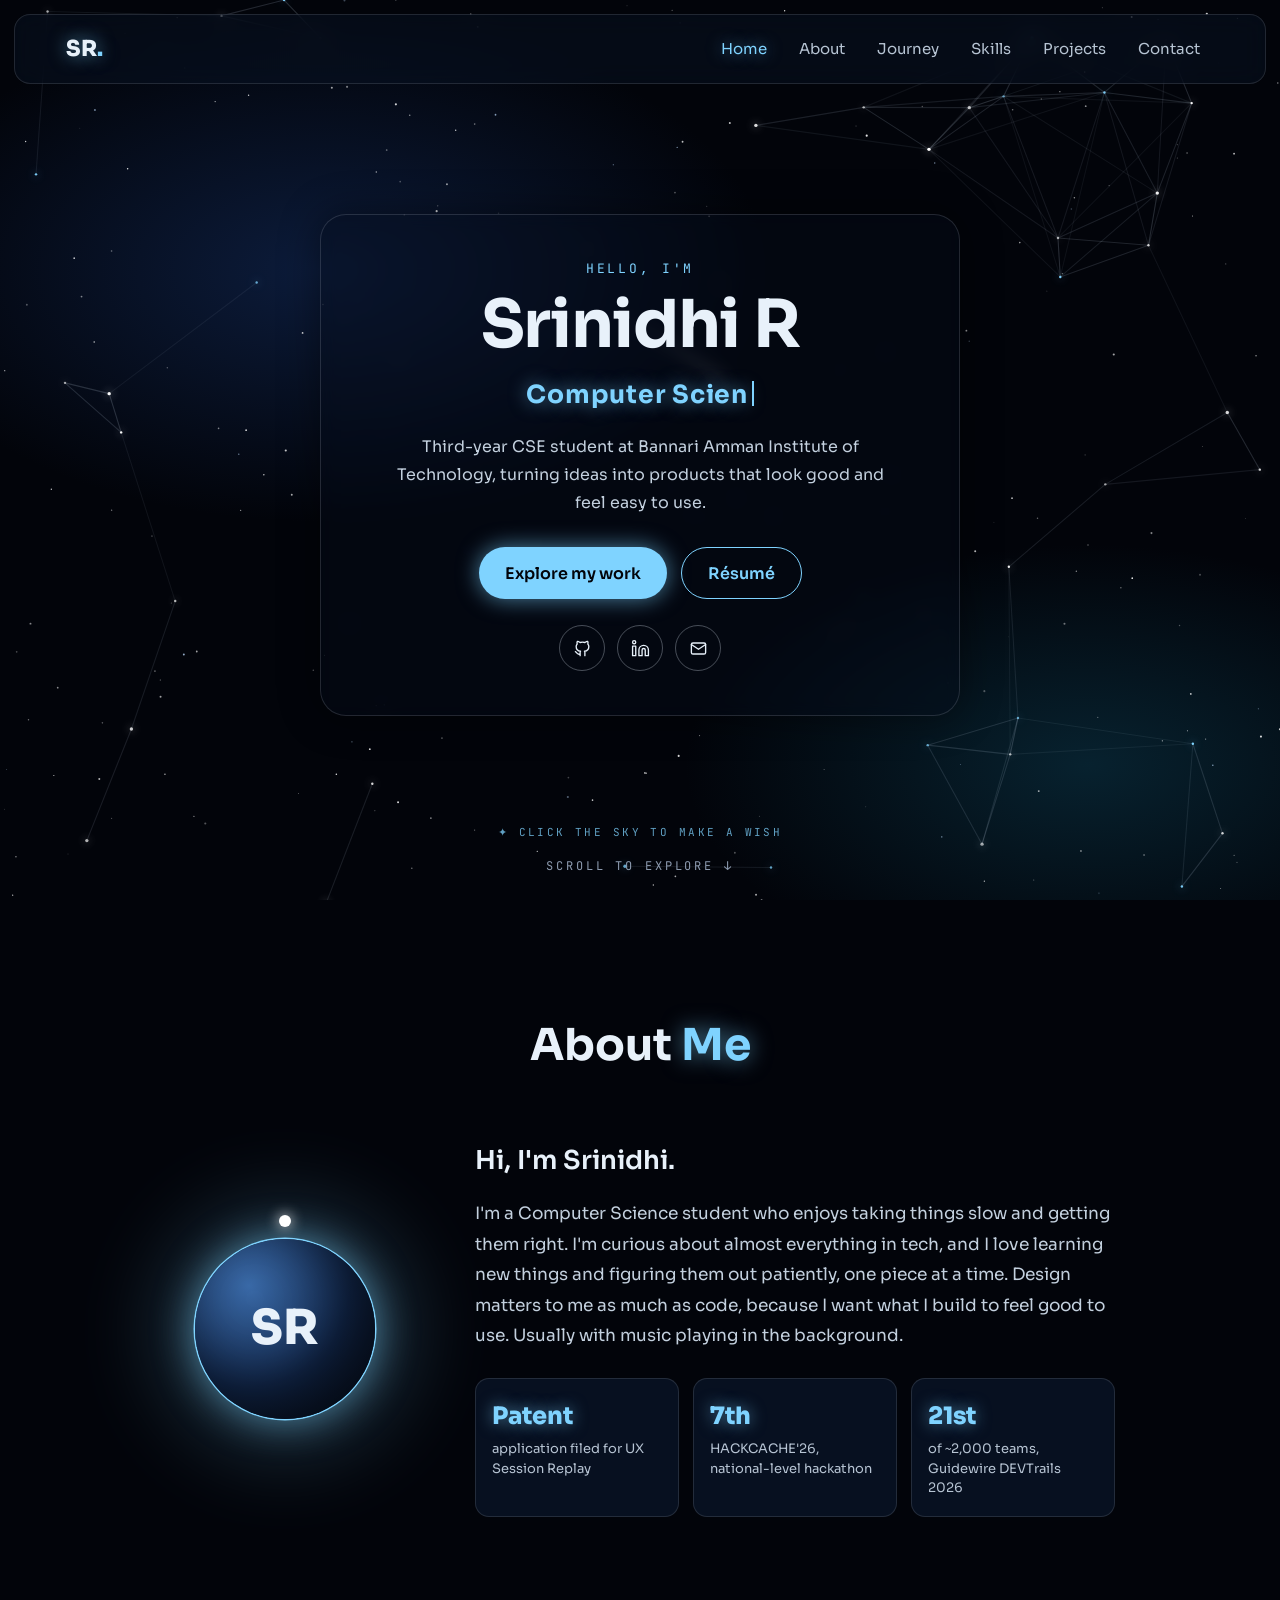
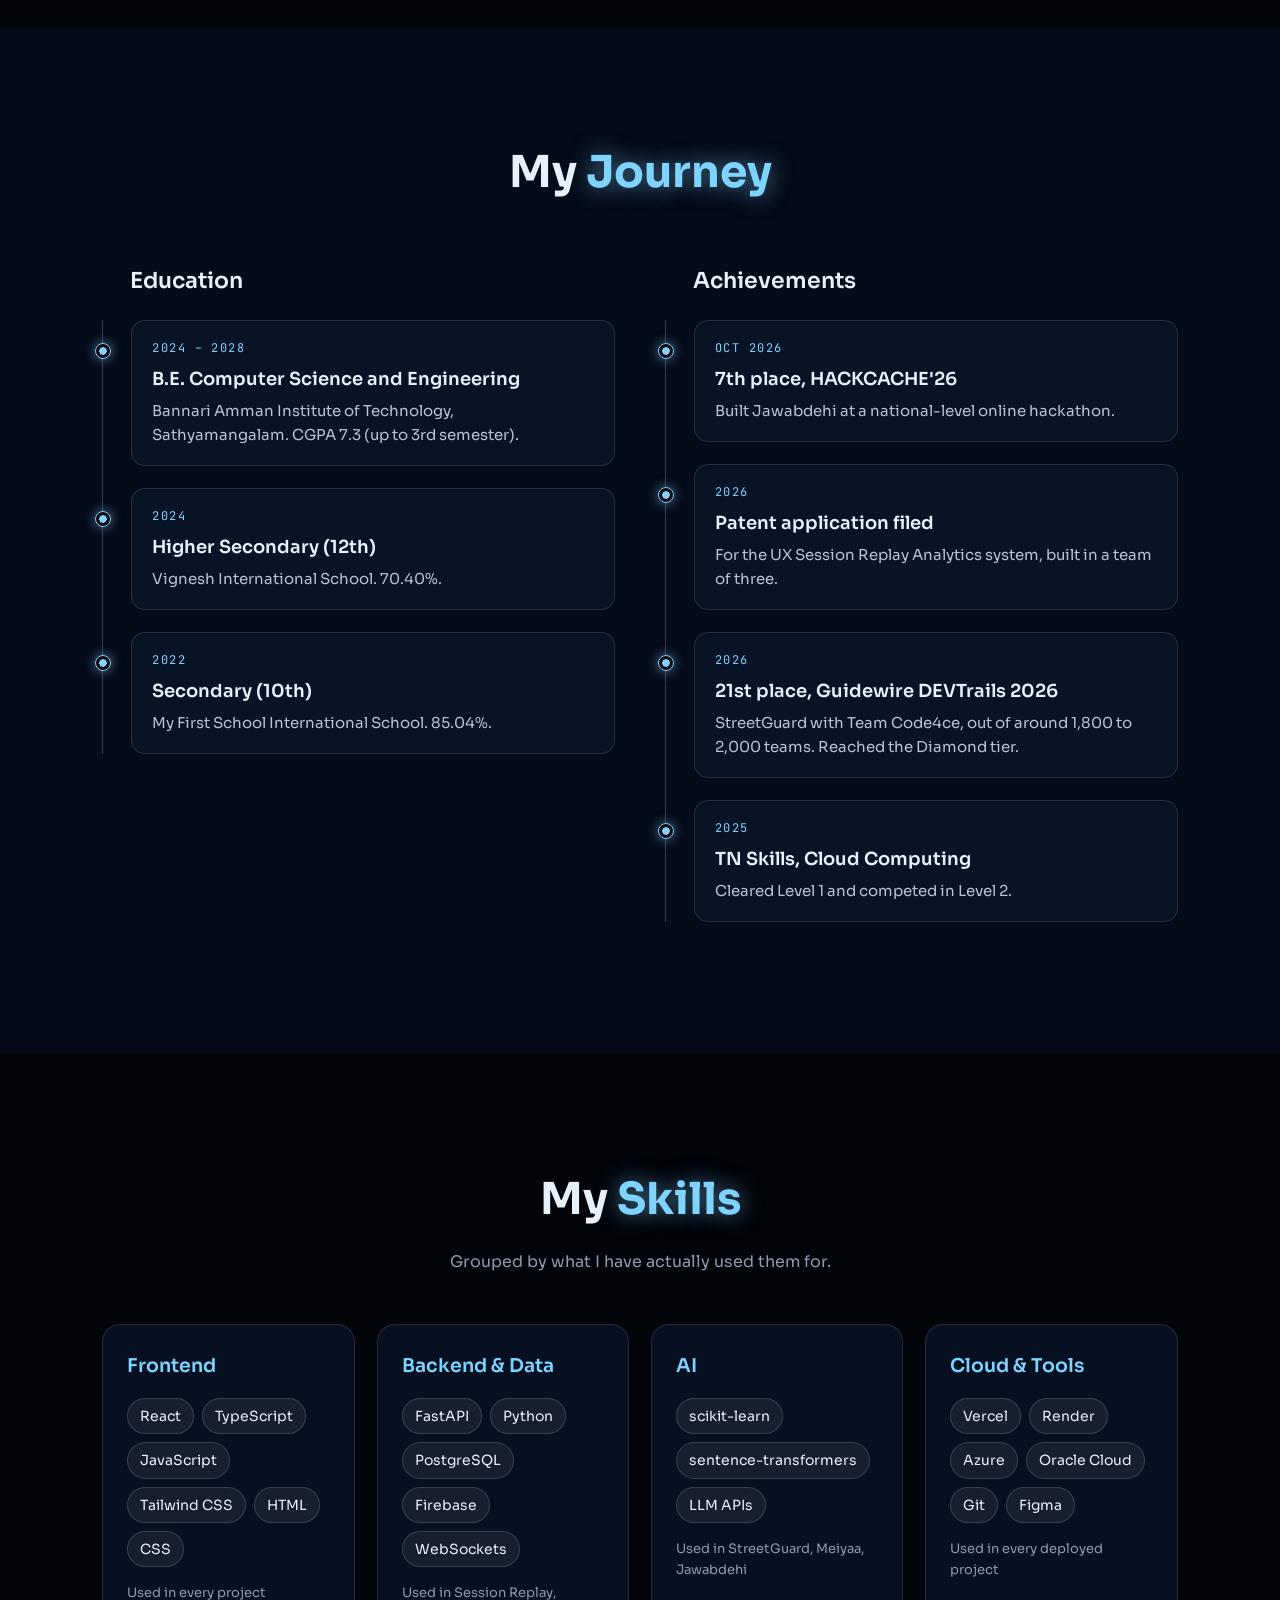
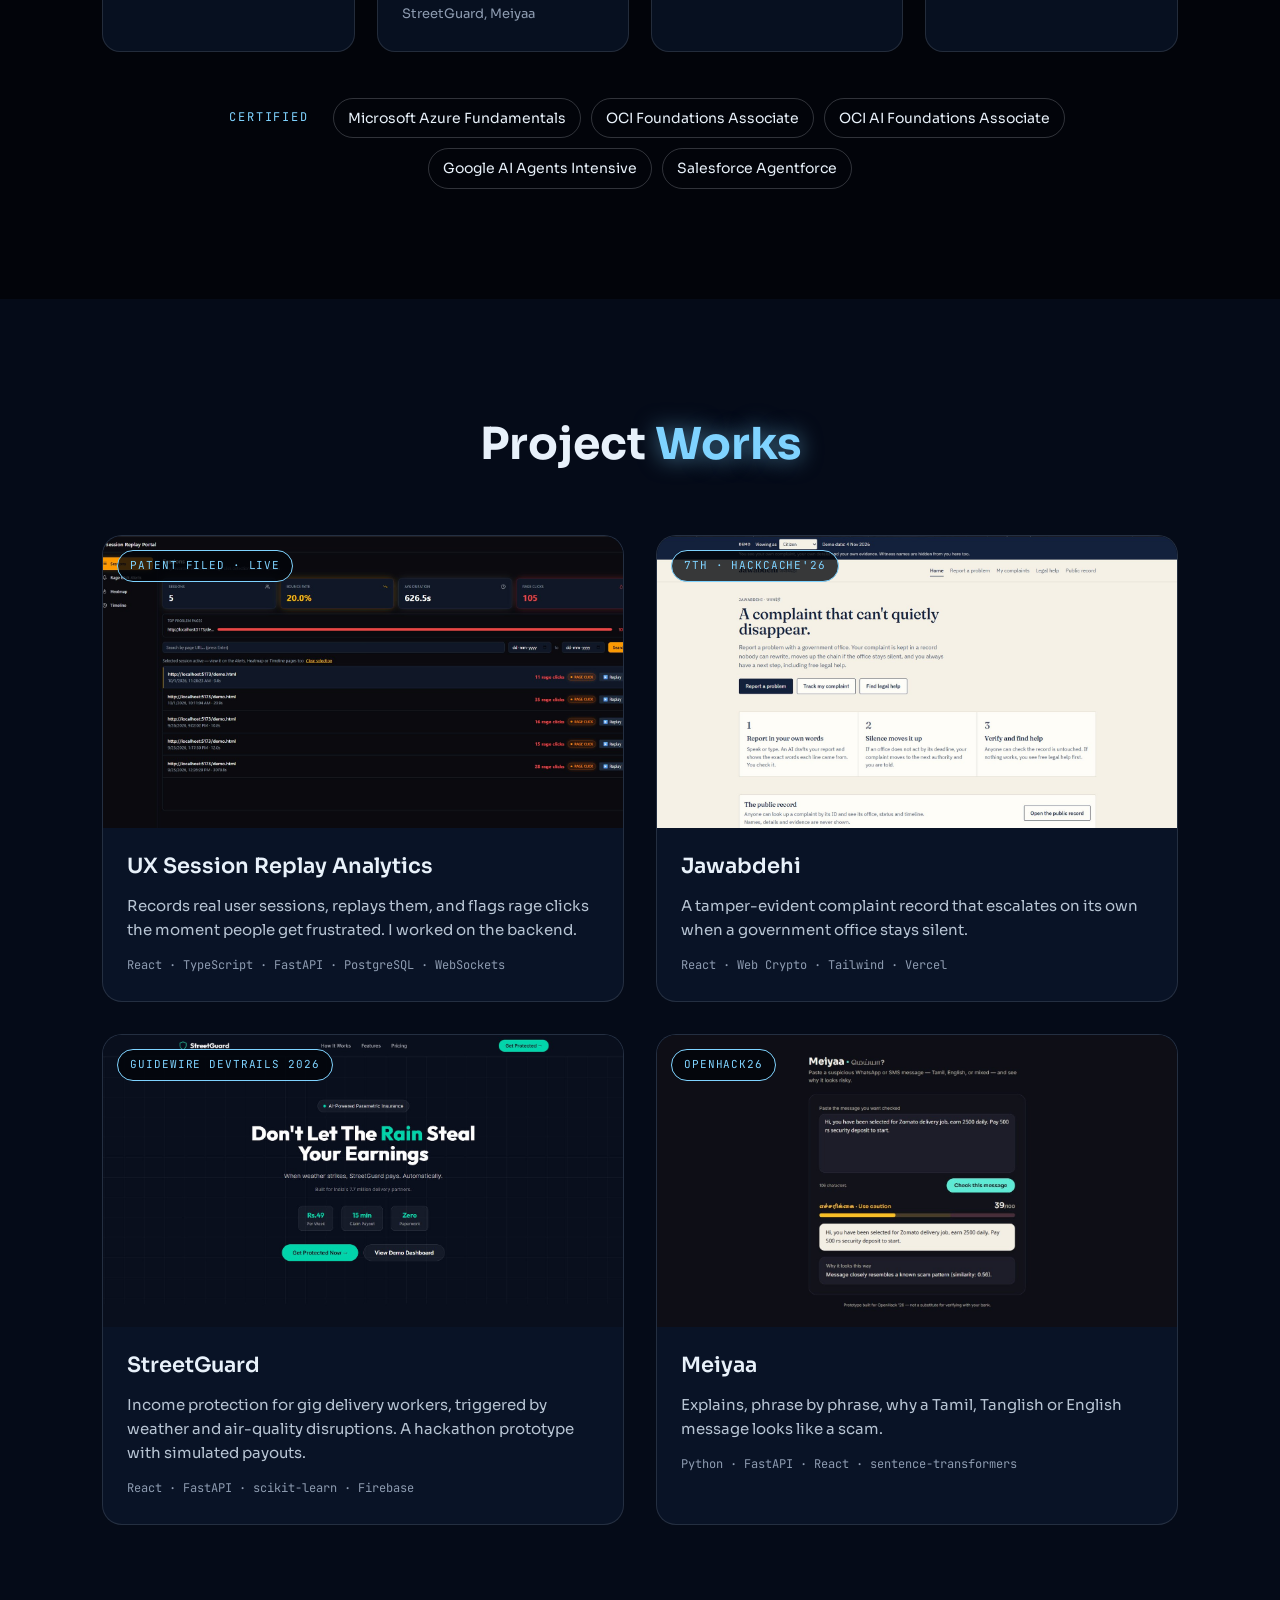
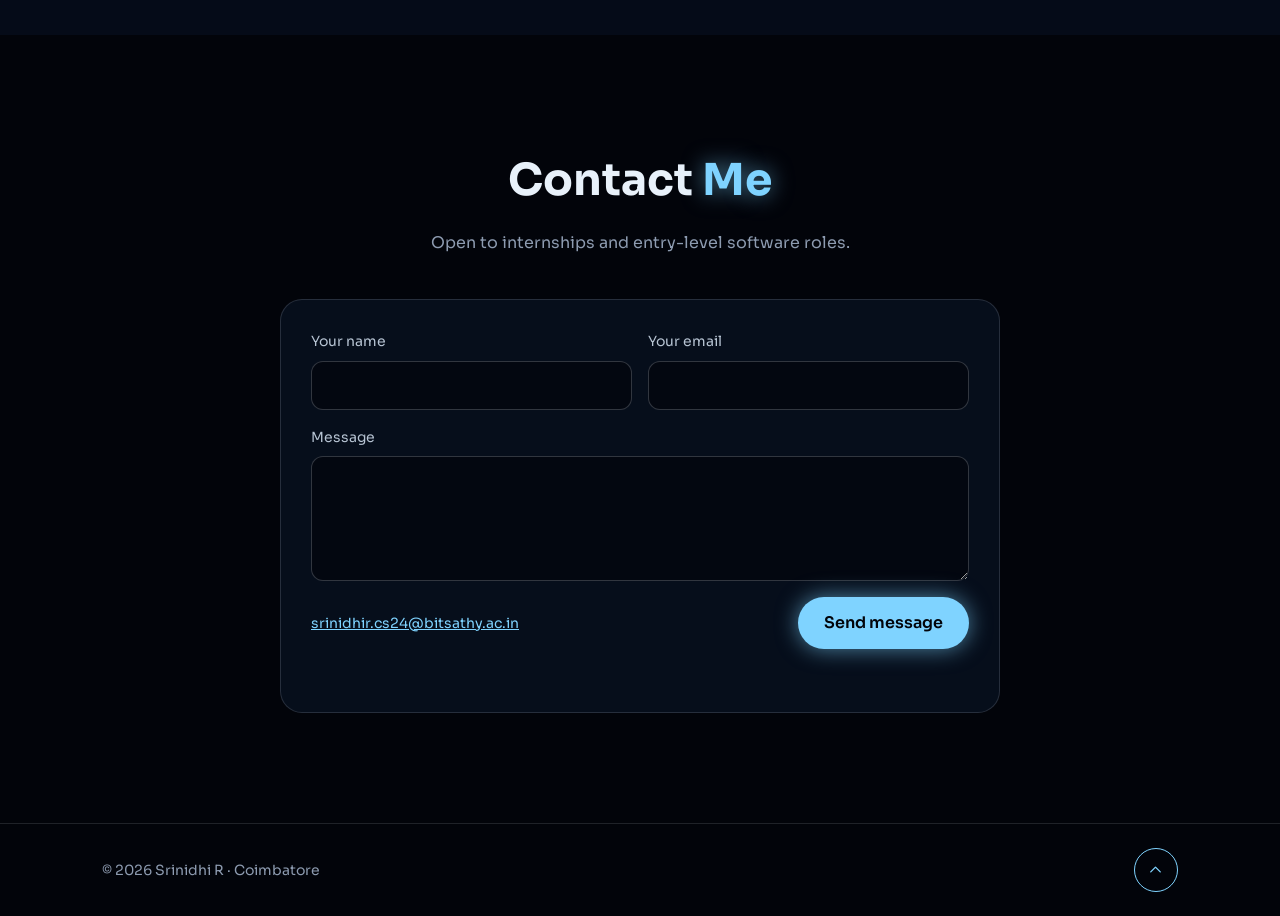
<file: index.html>
<!DOCTYPE html>
<html lang="en">
<head>
  <meta charset="UTF-8">
  <meta name="viewport" content="width=device-width, initial-scale=1.0">
  <title>Srinidhi R · Portfolio</title>
  <meta name="description" content="Srinidhi R, third-year Computer Science student at Bannari Amman Institute of Technology. Projects, hackathons and journey.">
  <meta name="theme-color" content="#02040A">
  <link rel="icon" href="images/favicon.svg" type="image/svg+xml">

  <!-- Fonts: Sora for text, JetBrains Mono for small labels -->
  <link rel="preconnect" href="https://fonts.googleapis.com">
  <link rel="preconnect" href="https://fonts.gstatic.com" crossorigin>
  <link href="https://fonts.googleapis.com/css2?family=Sora:wght@300;400;500;600;700;800&family=JetBrains+Mono:wght@400;500&display=swap" rel="stylesheet">

  <link rel="stylesheet" href="css/style.css">
</head>
<body>

  <!-- ===================== HEADER ===================== -->
  <header class="nav" id="nav">
    <a href="#home" class="logo" aria-label="Srinidhi R, back to top">SR<span>.</span></a>

    <button class="menu-btn" id="menuBtn" aria-label="Open menu" aria-expanded="false" aria-controls="navLinks">
      <span></span><span></span>
    </button>

    <nav id="navLinks" aria-label="Main">
      <a href="#home" class="active">Home</a>
      <a href="#about">About</a>
      <a href="#journey">Journey</a>
      <a href="#skills">Skills</a>
      <a href="#projects">Projects</a>
      <a href="#contact">Contact</a>
    </nav>
  </header>

  <!-- ===================== HERO ===================== -->
  <section class="hero" id="home">
    <!-- The animated night sky is drawn on this canvas by js/main.js -->
    <canvas id="sky" aria-hidden="true"></canvas>

    <div class="hero-card">
      <p class="eyebrow">HELLO, I'M</p>
      <h1>Srinidhi R</h1>
      <!-- The words that type out here are set in js/main.js (look for TITLES) -->
      <p class="typed" aria-live="polite"><span id="typed">Computer Science Student</span><span class="caret" aria-hidden="true"></span></p>
      <p class="intro">Third-year CSE student at Bannari Amman Institute of Technology, turning ideas into products that look good and feel easy to use.</p>

      <div class="btn-row">
        <a href="#projects" class="btn btn-solid">Explore my work</a>
        <a href="assets/Srinidhi_R_Resume.pdf" class="btn btn-outline" target="_blank" rel="noopener">Résumé</a>
      </div>

      <div class="socials">
        <a href="https://github.com/Srinidhi-111" target="_blank" rel="noopener" aria-label="GitHub">
          <svg viewBox="0 0 24 24" aria-hidden="true"><path d="M9 19c-4.3 1.4-4.3-2.5-6-3m12 5v-3.5c0-1 .1-1.4-.5-2 2.8-.3 5.5-1.4 5.5-6a4.6 4.6 0 0 0-1.3-3.2 4.2 4.2 0 0 0-.1-3.2s-1.1-.3-3.5 1.3a12.3 12.3 0 0 0-6.2 0C6.5 2.8 5.4 3.1 5.4 3.1a4.2 4.2 0 0 0-.1 3.2A4.6 4.6 0 0 0 4 9.5c0 4.6 2.7 5.7 5.5 6-.6.6-.6 1.2-.5 2V21"/></svg>
        </a>
        <a href="https://www.linkedin.com/in/srinidhi-rajesh-kanna-b39150339/" target="_blank" rel="noopener" aria-label="LinkedIn">
          <svg viewBox="0 0 24 24" aria-hidden="true"><path d="M16 8a6 6 0 0 1 6 6v7h-4v-7a2 2 0 0 0-4 0v7h-4v-7a6 6 0 0 1 6-6zM2 9h4v12H2zM4 6a2 2 0 1 0 0-4 2 2 0 0 0 0 4z"/></svg>
        </a>
        <a href="mailto:srinidhir.cs24@bitsathy.ac.in" aria-label="Email">
          <svg viewBox="0 0 24 24" aria-hidden="true"><rect x="3" y="5" width="18" height="14" rx="2"/><path d="M3 7l9 6 9-6"/></svg>
        </a>
      </div>
    </div>

    <p class="wish-hint" id="wishHint" aria-hidden="true">✦ <span class="wish-click">CLICK</span><span class="wish-tap">TAP</span> THE SKY TO MAKE A WISH</p>
    <a href="#about" class="scroll-hint">SCROLL TO EXPLORE <span aria-hidden="true">↓</span></a>
  </section>

  <main>
    <!-- ===================== ABOUT ===================== -->
    <section class="section" id="about">
      <h2 class="heading reveal">About <span>Me</span></h2>

      <div class="about-grid">
        <div class="orb reveal" aria-hidden="true">
          <div class="orb-glow"></div>
          <div class="orb-planet">SR</div>
          <div class="orb-moon"></div>
        </div>

        <div class="about-text reveal">
          <h3>Hi, I'm Srinidhi.</h3>
          <p>I'm a Computer Science student who enjoys taking things slow and getting them right. I'm curious about almost everything in tech, and I love learning new things and figuring them out patiently, one piece at a time. Design matters to me as much as code, because I want what I build to feel good to use. Usually with music playing in the background.</p>

          <div class="highlights">
            <div class="highlight">
              <strong>Patent</strong>
              <span>application filed for UX Session Replay</span>
            </div>
            <div class="highlight">
              <strong>7th</strong>
              <span>HACKCACHE'26, national-level hackathon</span>
            </div>
            <div class="highlight">
              <strong>21st</strong>
              <span>of ~2,000 teams, Guidewire DEVTrails 2026</span>
            </div>
          </div>
        </div>
      </div>
    </section>

    <!-- ===================== JOURNEY ===================== -->
    <section class="section section-alt" id="journey">
      <h2 class="heading reveal">My <span>Journey</span></h2>

      <div class="journey">
        <div class="journey-col">
          <h3 class="reveal">Education</h3>
          <ol class="timeline">
            <li class="reveal">
              <p class="when">2024 – 2028</p>
              <h4>B.E. Computer Science and Engineering</h4>
              <p>Bannari Amman Institute of Technology, Sathyamangalam. CGPA 7.3 (up to 3rd semester).</p>
            </li>
            <li class="reveal">
              <p class="when">2024</p>
              <h4>Higher Secondary (12th)</h4>
              <p>Vignesh International School. 70.40%.</p>
            </li>
            <li class="reveal">
              <p class="when">2022</p>
              <h4>Secondary (10th)</h4>
              <p>My First School International School. 85.04%.</p>
            </li>
          </ol>
        </div>

        <div class="journey-col">
          <h3 class="reveal">Achievements</h3>
          <ol class="timeline">
            <li class="reveal">
              <p class="when">OCT 2026</p>
              <h4>7th place, HACKCACHE'26</h4>
              <p>Built Jawabdehi at a national-level online hackathon.</p>
            </li>
            <li class="reveal">
              <p class="when">2026</p>
              <h4>Patent application filed</h4>
              <p>For the UX Session Replay Analytics system, built in a team of three.</p>
            </li>
            <li class="reveal">
              <p class="when">2026</p>
              <h4>21st place, Guidewire DEVTrails 2026</h4>
              <p>StreetGuard with Team Code4ce, out of around 1,800 to 2,000 teams. Reached the Diamond tier.</p>
            </li>
            <li class="reveal">
              <p class="when">2025</p>
              <h4>TN Skills, Cloud Computing</h4>
              <p>Cleared Level 1 and competed in Level 2.</p>
            </li>
          </ol>
        </div>
      </div>
    </section>

    <!-- ===================== SKILLS ===================== -->
    <section class="section" id="skills">
      <h2 class="heading reveal">My <span>Skills</span></h2>
      <p class="sub reveal">Grouped by what I have actually used them for.</p>

      <div class="skills">
        <div class="skill-card reveal">
          <h3>Frontend</h3>
          <ul><li>React</li><li>TypeScript</li><li>JavaScript</li><li>Tailwind CSS</li><li>HTML</li><li>CSS</li></ul>
          <p>Used in every project</p>
        </div>
        <div class="skill-card reveal">
          <h3>Backend &amp; Data</h3>
          <ul><li>FastAPI</li><li>Python</li><li>PostgreSQL</li><li>Firebase</li><li>WebSockets</li></ul>
          <p>Used in Session Replay, StreetGuard, Meiyaa</p>
        </div>
        <div class="skill-card reveal">
          <h3>AI</h3>
          <ul><li>scikit-learn</li><li>sentence-transformers</li><li>LLM APIs</li></ul>
          <p>Used in StreetGuard, Meiyaa, Jawabdehi</p>
        </div>
        <div class="skill-card reveal">
          <h3>Cloud &amp; Tools</h3>
          <ul><li>Vercel</li><li>Render</li><li>Azure</li><li>Oracle Cloud</li><li>Git</li><li>Figma</li></ul>
          <p>Used in every deployed project</p>
        </div>
      </div>

      <div class="certs reveal">
        <span class="certs-label">CERTIFIED</span>
        <span>Microsoft Azure Fundamentals</span>
        <span>OCI Foundations Associate</span>
        <span>OCI AI Foundations Associate</span>
        <span>Google AI Agents Intensive</span>
        <span>Salesforce Agentforce</span>
      </div>
    </section>

    <!-- ===================== PROJECTS ===================== -->
    <section class="section section-alt" id="projects">
      <h2 class="heading reveal">Project <span>Works</span></h2>

      <div class="projects">
        <!-- To use a real screenshot, replace the file in images/ with the same name -->
        <article class="project reveal">
          <div class="shot">
            <img src="images/session-replay.jpg" alt="UX Session Replay Analytics dashboard" loading="lazy">
            <span class="badge">PATENT FILED · LIVE</span>
            <div class="shot-links">
              <a href="https://ux-session-replay-analytics.vercel.app/demo.html" target="_blank" rel="noopener">Live ↗</a>
              <a href="https://github.com/Srinidhi-111/UX-Session-Replay-Analytics" target="_blank" rel="noopener">Code ↗</a>
            </div>
          </div>
          <div class="project-body">
            <h3>UX Session Replay Analytics</h3>
            <p>Records real user sessions, replays them, and flags rage clicks the moment people get frustrated. I worked on the backend.</p>
            <p class="stack">React · TypeScript · FastAPI · PostgreSQL · WebSockets</p>
          </div>
        </article>

        <article class="project reveal">
          <div class="shot">
            <img src="images/jawabdehi.jpg" alt="Jawabdehi complaint record" loading="lazy">
            <span class="badge">7TH · HACKCACHE'26</span>
            <div class="shot-links">
              <a href="https://jawabdehi-eosin.vercel.app/" target="_blank" rel="noopener">Live ↗</a>
              <a href="https://github.com/Srinidhi-111/HACKCACHE-26" target="_blank" rel="noopener">Code ↗</a>
            </div>
          </div>
          <div class="project-body">
            <h3>Jawabdehi</h3>
            <p>A tamper-evident complaint record that escalates on its own when a government office stays silent.</p>
            <p class="stack">React · Web Crypto · Tailwind · Vercel</p>
          </div>
        </article>

        <article class="project reveal">
          <div class="shot">
            <img src="images/streetguard.jpg" alt="StreetGuard worker dashboard" loading="lazy">
            <span class="badge">GUIDEWIRE DEVTRAILS 2026</span>
            <div class="shot-links">
              <a href="streetguard-demo/" target="_blank" rel="noopener">Live ↗</a>
              <a href="https://github.com/Srinidhi-111/streetguard" target="_blank" rel="noopener">Code ↗</a>
              <a href="https://docs.google.com/presentation/d/1v2v14qv_H5xEEdcNhWL0Ht9p7J6llaco/edit?usp=sharing&amp;ouid=118022404412997280067&amp;rtpof=true&amp;sd=true" target="_blank" rel="noopener">Pitch deck ↗</a>
            </div>
          </div>
          <div class="project-body">
            <h3>StreetGuard</h3>
            <p>Income protection for gig delivery workers, triggered by weather and air-quality disruptions. A hackathon prototype with simulated payouts.</p>
            <p class="stack">React · FastAPI · scikit-learn · Firebase</p>
          </div>
        </article>

        <article class="project reveal">
          <div class="shot">
            <img src="images/meiyaa.jpg" alt="Meiyaa message check" loading="lazy">
            <span class="badge">OPENHACK26</span>
            <div class="shot-links">
              <a href="https://github.com/Srinidhi-111/OpenHack26" target="_blank" rel="noopener">Code ↗</a>
            </div>
          </div>
          <div class="project-body">
            <h3>Meiyaa</h3>
            <p>Explains, phrase by phrase, why a Tamil, Tanglish or English message looks like a scam.</p>
            <p class="stack">Python · FastAPI · React · sentence-transformers</p>
          </div>
        </article>
      </div>
    </section>

    <!-- ===================== CONTACT ===================== -->
    <section class="section" id="contact">
      <h2 class="heading reveal">Contact <span>Me</span></h2>
      <p class="sub reveal">Open to internships and entry-level software roles.</p>

      <!-- The form sends through Formspree. Replace YOUR_FORM_ID (see README) -->
      <form class="contact-form reveal" id="contactForm" action="https://formspree.io/f/YOUR_FORM_ID" method="POST">
        <label>Your name
          <input type="text" name="name" required autocomplete="name">
        </label>
        <label>Your email
          <input type="email" name="email" required autocomplete="email">
        </label>
        <label class="full">Message
          <textarea name="message" rows="5" required></textarea>
        </label>
        <div class="form-row full">
          <a href="mailto:srinidhir.cs24@bitsathy.ac.in">srinidhir.cs24@bitsathy.ac.in</a>
          <button type="submit" class="btn btn-solid">Send message</button>
        </div>
        <p class="form-status full" id="formStatus" role="status"></p>
      </form>
    </section>
  </main>

  <footer>
    <span>© <span id="year">2026</span> Srinidhi R · Coimbatore</span>
    <a href="#home" class="to-top" aria-label="Back to top">
      <svg viewBox="0 0 24 24" aria-hidden="true"><path d="M6 15l6-6 6 6"/></svg>
    </a>
  </footer>

  <script src="js/main.js"></script>
</body>
</html>
</file>
<file: css/style.css>
/* ==========================================================
   Srinidhi R · Portfolio
   Colours, fonts and spacing are set once here in :root,
   so you can restyle the whole site by changing a few lines.
   ========================================================== */

:root {
  --bg: #02040A;          /* page background (deep space) */
  --bg-alt: #050B18;      /* slightly lighter band for alternate sections */
  --panel: rgba(14, 28, 52, 0.55);
  --line: rgba(232, 241, 250, 0.12);
  --text: #E8F1FA;
  --muted: #B7C4D3;
  --quiet: #8D9BB0;
  --accent: #7FD3FF;      /* icy starlight blue: change this to recolour the site */
  --accent-glow: rgba(127, 211, 255, 0.6);
  --radius: 18px;
  --font: 'Sora', system-ui, sans-serif;
  --mono: 'JetBrains Mono', ui-monospace, monospace;
}

*,
*::before,
*::after { box-sizing: border-box; }

html { scroll-behavior: smooth; }

body {
  margin: 0;
  background: var(--bg);
  color: var(--text);
  font-family: var(--font);
  line-height: 1.6;
  -webkit-font-smoothing: antialiased;
}

img { max-width: 100%; display: block; }
a { color: inherit; }
::selection { background: var(--accent); color: var(--bg); }

/* Keyboard focus ring, for people who navigate with Tab */
:focus-visible { outline: 2px solid var(--accent); outline-offset: 3px; border-radius: 6px; }

/* ---------------- Header ---------------- */
.nav {
  position: fixed;
  top: 14px;
  left: 14px;
  right: 14px;
  z-index: 50;
  display: flex;
  align-items: center;
  justify-content: space-between;
  gap: 16px;
  padding: 12px 4%;
  border-radius: 16px;
  border: 1px solid var(--line);
  background: rgba(10, 20, 38, 0.45);
  backdrop-filter: blur(12px);
  -webkit-backdrop-filter: blur(12px);
  transition: background 0.3s;
}
.nav.scrolled { background: rgba(6, 12, 24, 0.85); }

.logo {
  font-size: 22px;
  font-weight: 800;
  text-decoration: none;
  text-shadow: 0 0 18px var(--accent-glow);
}
.logo span { color: var(--accent); }

.nav nav { display: flex; gap: 4px; }
.nav nav a {
  padding: 10px 14px;
  border-radius: 10px;
  font-size: 15px;
  text-decoration: none;
  color: var(--muted);
  transition: color 0.2s, text-shadow 0.2s;
}
.nav nav a:hover,
.nav nav a.active { color: var(--accent); text-shadow: 0 0 16px var(--accent-glow); }

.menu-btn {
  display: none;
  width: 44px;
  height: 44px;
  border: 0;
  background: transparent;
  cursor: pointer;
  position: relative;
}
.menu-btn span {
  position: absolute;
  left: 11px;
  width: 22px;
  height: 2px;
  background: var(--text);
  transition: transform 0.3s, top 0.3s;
}
.menu-btn span:first-child { top: 17px; }
.menu-btn span:last-child { top: 25px; }
.menu-btn[aria-expanded="true"] span:first-child { top: 21px; transform: rotate(45deg); }
.menu-btn[aria-expanded="true"] span:last-child { top: 21px; transform: rotate(-45deg); }

/* ---------------- Hero ---------------- */
.hero {
  position: relative;
  min-height: 100vh;
  min-height: 100svh;
  display: flex;
  align-items: center;
  justify-content: center;
  padding: 120px 20px 90px;
  overflow: hidden;
  /* nebula clouds behind the canvas */
  background:
    radial-gradient(ellipse 50% 40% at 25% 30%, rgba(22, 51, 107, 0.5), transparent 70%),
    radial-gradient(ellipse 45% 35% at 85% 85%, rgba(15, 78, 102, 0.4), transparent 70%),
    var(--bg);
}

#sky {
  position: absolute;
  inset: 0;
  width: 100%;
  height: 100%;
}

.hero-card {
  position: relative;
  z-index: 2;
  max-width: 640px;
  width: 100%;
  padding: 44px 48px;
  border-radius: 26px;
  text-align: center;
  background: rgba(6, 14, 28, 0.42);
  border: 1px solid rgba(232, 241, 250, 0.14);
  backdrop-filter: blur(8px);
  -webkit-backdrop-filter: blur(8px);
  box-shadow: 0 0 40px rgba(0, 0, 0, 0.45);
}

.eyebrow {
  margin: 0;
  font-family: var(--mono);
  font-size: 13px;
  letter-spacing: 0.22em;
  color: var(--accent);
}

.hero-card h1 {
  margin: 10px 0 0;
  font-size: clamp(44px, 8vw, 66px);
  font-weight: 700;
  line-height: 1.05;
  letter-spacing: -0.02em;
}

.typed {
  margin: 16px 0 0;
  min-height: 1.4em;
  font-size: clamp(19px, 3vw, 25px);
  font-weight: 700;
  letter-spacing: 0.03em;
  color: var(--accent);
  text-shadow: 0 0 18px var(--accent-glow);
}
.caret {
  display: inline-block;
  width: 2px;
  height: 1em;
  margin-left: 4px;
  vertical-align: -0.12em;
  background: var(--accent);
  animation: blink 1s steps(1) infinite;
}
@keyframes blink { 50% { opacity: 0; } }

.intro {
  margin: 18px auto 30px;
  max-width: 520px;
  font-size: 16px;
  line-height: 1.75;
  color: #C3D0DE;
}

.btn-row { display: flex; flex-wrap: wrap; justify-content: center; gap: 14px; }

.btn {
  display: inline-flex;
  align-items: center;
  justify-content: center;
  min-height: 52px;
  padding: 0 26px;
  border-radius: 999px;
  font: 600 16px var(--font);
  text-decoration: none;
  cursor: pointer;
  transition: transform 0.2s, box-shadow 0.2s, background 0.2s, color 0.2s;
}
.btn:hover { transform: translateY(-2px); }
.btn-solid {
  border: 0;
  background: var(--accent);
  color: var(--bg);
  box-shadow: 0 0 22px var(--accent-glow);
}
.btn-solid:hover { box-shadow: 0 0 34px var(--accent-glow); }
.btn-outline {
  border: 1.5px solid var(--accent);
  color: var(--accent);
  background: transparent;
}
.btn-outline:hover { background: var(--accent); color: var(--bg); box-shadow: 0 0 22px var(--accent-glow); }

.socials { display: flex; justify-content: center; gap: 12px; margin-top: 26px; }
.socials a {
  width: 46px;
  height: 46px;
  border-radius: 50%;
  border: 1.5px solid rgba(232, 241, 250, 0.3);
  display: flex;
  align-items: center;
  justify-content: center;
  transition: border-color 0.2s, box-shadow 0.2s, color 0.2s;
}
.socials a:hover { border-color: var(--accent); color: var(--accent); box-shadow: 0 0 18px var(--accent-glow); }
.socials svg,
.to-top svg {
  width: 19px;
  height: 19px;
  fill: none;
  stroke: currentColor;
  stroke-width: 1.7;
  stroke-linecap: round;
  stroke-linejoin: round;
}

.scroll-hint {
  position: absolute;
  left: 50%;
  bottom: 24px;
  transform: translateX(-50%);
  z-index: 2;
  font-family: var(--mono);
  font-size: 12px;
  letter-spacing: 0.24em;
  color: var(--quiet);
  text-decoration: none;
  white-space: nowrap;
}
.scroll-hint span { display: inline-block; animation: nudge 2s ease-in-out infinite; }

/* "Click the sky to make a wish" — fades out after the first wish */
.hero { cursor: crosshair; }
.hero-card, .nav { cursor: auto; }
.wish-hint {
  position: absolute;
  left: 50%;
  bottom: 58px;
  transform: translateX(-50%);
  z-index: 2;
  margin: 0;
  font-family: var(--mono);
  font-size: 11px;
  letter-spacing: 0.22em;
  color: var(--accent);
  opacity: 0.75;
  white-space: nowrap;
  pointer-events: none;
  transition: opacity 1s;
  animation: hintGlow 3s ease-in-out infinite;
}
.wish-hint.gone { opacity: 0; animation: none; }
.wish-tap { display: none; }
@media (hover: none) {
  .wish-click { display: none; }
  .wish-tap { display: inline; }
}
@keyframes hintGlow { 50% { text-shadow: 0 0 14px var(--accent-glow); } }
@keyframes nudge { 50% { transform: translateY(5px); } }

/* ---------------- Shared section styles ---------------- */
.section { padding: 110px 8%; }
.section-alt { background: var(--bg-alt); }

.heading {
  margin: 0;
  text-align: center;
  font-size: clamp(32px, 5vw, 44px);
  font-weight: 700;
}
.heading span { color: var(--accent); text-shadow: 0 0 22px var(--accent-glow); }

.sub {
  margin: 14px auto 0;
  max-width: 560px;
  text-align: center;
  color: var(--quiet);
}
.sub a { color: var(--accent); }

/* Scroll-in animation. Only applied when JavaScript is running (see main.js) */
.js .reveal {
  opacity: 0;
  transform: translateY(30px);
  transition: opacity 0.8s ease, transform 0.8s ease;
}
.js .reveal.visible { opacity: 1; transform: none; }

/* ---------------- About ---------------- */
.about-grid {
  display: flex;
  flex-wrap: wrap;
  align-items: center;
  justify-content: center;
  gap: 70px;
  margin-top: 60px;
}

.orb { position: relative; width: 240px; height: 240px; flex: none; }
.orb-glow {
  position: absolute;
  inset: -10px;
  border-radius: 50%;
  background: var(--accent);
  opacity: 0.18;
  filter: blur(40px);
}
.orb-planet {
  position: absolute;
  inset: 30px;
  border-radius: 50%;
  display: flex;
  align-items: center;
  justify-content: center;
  font-size: 48px;
  font-weight: 800;
  background: radial-gradient(circle at 30% 26%, #3A6AA8, #12284D 55%, #050B18 100%);
  box-shadow: 0 0 0 1.5px var(--accent), 0 0 40px var(--accent-glow), inset -30px -30px 60px rgba(0, 0, 0, 0.5);
}
.orb-moon {
  position: absolute;
  inset: 0;
  animation: orbit 14s linear infinite;
}
.orb-moon::after {
  content: '';
  position: absolute;
  top: 6px;
  left: 50%;
  width: 12px;
  height: 12px;
  margin-left: -6px;
  border-radius: 50%;
  background: #FFFFFF;
  box-shadow: 0 0 14px #FFFFFF;
}
@keyframes orbit { to { transform: rotate(360deg); } }

.about-text { flex: 1 1 460px; max-width: 640px; }
.about-text h3 { margin: 0; font-size: 26px; font-weight: 600; }
.about-text p { color: #C3D0DE; font-size: 17px; line-height: 1.8; }
.about-text strong { color: var(--accent); font-weight: 600; }

.highlights {
  display: grid;
  grid-template-columns: repeat(3, minmax(0, 1fr));
  gap: 14px;
  margin-top: 26px;
}
.highlight {
  padding: 18px 16px;
  border-radius: 14px;
  background: var(--panel);
  border: 1px solid var(--line);
  transition: border-color 0.3s, box-shadow 0.3s;
}
.highlight:hover { border-color: var(--accent); box-shadow: 0 0 20px rgba(127, 211, 255, 0.2); }
.highlight strong {
  display: block;
  font-size: 24px;
  font-weight: 800;
  text-shadow: 0 0 16px var(--accent-glow);
}
.highlight span { display: block; margin-top: 4px; font-size: 13px; line-height: 1.5; color: var(--muted); }

/* ---------------- Journey ---------------- */
.journey { display: flex; flex-wrap: wrap; gap: 50px; margin-top: 56px; }
.journey-col { flex: 1 1 420px; min-width: 0; }
.journey-col h3 { margin: 0 0 22px 28px; font-size: 22px; font-weight: 600; }

.timeline {
  list-style: none;
  margin: 0;
  padding: 0;
  border-left: 1.5px solid rgba(232, 241, 250, 0.22);
}
.timeline li {
  position: relative;
  margin: 0 0 22px 28px;
  padding: 18px 20px;
  border-radius: 14px;
  background: var(--panel);
  border: 1px solid var(--line);
  transition: border-color 0.3s, box-shadow 0.3s, transform 0.3s;
}
.timeline li:hover { border-color: var(--accent); box-shadow: 0 0 22px rgba(127, 211, 255, 0.18); }
/* the glowing dot on the line */
.timeline li::before {
  content: '';
  position: absolute;
  left: -37px;
  top: 22px;
  width: 16px;
  height: 16px;
  border-radius: 50%;
  border: 1.5px solid var(--accent);
  background: radial-gradient(circle, var(--accent) 0 3.5px, var(--bg) 4px);
  box-shadow: 0 0 12px var(--accent-glow);
}
.timeline .when { margin: 0; font-family: var(--mono); font-size: 12px; letter-spacing: 0.12em; color: var(--accent); }
.timeline h4 { margin: 6px 0 0; font-size: 18px; font-weight: 600; }
.timeline li p:last-child { margin: 6px 0 0; font-size: 15px; color: var(--muted); }

/* ---------------- Skills ---------------- */
.skills {
  display: grid;
  grid-template-columns: repeat(auto-fit, minmax(min(100%, 240px), 1fr));
  gap: 22px;
  margin-top: 50px;
}
.skill-card {
  padding: 26px 24px;
  border-radius: var(--radius);
  background: var(--panel);
  border: 1px solid var(--line);
  transition: border-color 0.3s, box-shadow 0.3s, transform 0.3s;
}
.skill-card:hover { border-color: var(--accent); box-shadow: 0 0 24px rgba(127, 211, 255, 0.18); transform: translateY(-4px); }
.skill-card h3 { margin: 0; font-size: 19px; font-weight: 600; color: var(--accent); }
.skill-card ul { display: flex; flex-wrap: wrap; gap: 8px; margin: 16px 0 0; padding: 0; list-style: none; }
.skill-card li {
  padding: 6px 12px;
  border-radius: 999px;
  font-size: 14px;
  background: rgba(232, 241, 250, 0.07);
  border: 1px solid rgba(232, 241, 250, 0.16);
}
.skill-card p { margin: 16px 0 0; font-size: 13px; color: var(--quiet); }

.certs {
  display: flex;
  flex-wrap: wrap;
  justify-content: center;
  align-items: center;
  gap: 10px;
  margin-top: 46px;
}
.certs span {
  padding: 8px 14px;
  border-radius: 999px;
  border: 1px solid rgba(232, 241, 250, 0.2);
  font-size: 14px;
}
.certs .certs-label {
  border: 0;
  font-family: var(--mono);
  font-size: 12px;
  letter-spacing: 0.16em;
  color: var(--accent);
}

/* ---------------- Projects ---------------- */
.projects {
  display: grid;
  grid-template-columns: repeat(auto-fit, minmax(min(100%, 440px), 1fr));
  gap: 32px;
  margin-top: 56px;
}
.project {
  border-radius: 20px;
  overflow: hidden;
  background: var(--panel);
  border: 1px solid var(--line);
  transition: border-color 0.3s, box-shadow 0.3s, transform 0.3s;
}
.project:hover { border-color: var(--accent); box-shadow: 0 0 30px rgba(127, 211, 255, 0.2); transform: translateY(-4px); }

.shot { position: relative; aspect-ratio: 16 / 9; overflow: hidden; background: #081426; }
.shot img { width: 100%; height: 100%; object-fit: cover; object-position: top center; transition: transform 0.6s; }
.project:hover .shot img { transform: scale(1.05); }

.badge {
  position: absolute;
  left: 14px;
  top: 14px;
  padding: 6px 12px;
  border-radius: 999px;
  border: 1px solid var(--accent);
  background: rgba(2, 4, 10, 0.78);
  font-family: var(--mono);
  font-size: 11px;
  letter-spacing: 0.08em;
  color: var(--accent);
}

/* dark panel with links that appears on hover (always shown on touch screens) */
.shot-links {
  position: absolute;
  inset: 0;
  display: flex;
  align-items: center;
  justify-content: center;
  gap: 12px;
  background: rgba(2, 4, 10, 0.72);
  opacity: 0;
  transition: opacity 0.35s;
}
.project:hover .shot-links,
.shot-links:focus-within { opacity: 1; }
.shot-links a {
  display: inline-flex;
  align-items: center;
  min-height: 44px;
  padding: 0 20px;
  border-radius: 999px;
  background: var(--accent);
  color: var(--bg);
  font-size: 14px;
  font-weight: 600;
  text-decoration: none;
  box-shadow: 0 0 18px var(--accent-glow);
}

.project-body { padding: 22px 24px 26px; }
.project-body h3 { margin: 0; font-size: 21px; font-weight: 600; }
.project-body p { margin: 10px 0 0; font-size: 15px; color: var(--muted); }
.project-body .stack { margin-top: 14px; font-family: var(--mono); font-size: 12px; color: var(--quiet); }

/* ---------------- GitHub ---------------- */
.gh-chart {
  display: block;
  max-width: 900px;
  margin: 44px auto 0;
  padding: 24px;
  border-radius: var(--radius);
  background: var(--panel);
  border: 1px solid var(--line);
  overflow-x: auto;
}
.gh-chart img { min-width: 660px; width: 100%; }

/* ---------------- Contact ---------------- */
.contact-form {
  max-width: 720px;
  margin: 44px auto 0;
  padding: 30px;
  border-radius: 22px;
  background: rgba(10, 20, 38, 0.65);
  border: 1px solid rgba(232, 241, 250, 0.14);
  display: grid;
  grid-template-columns: repeat(2, minmax(0, 1fr));
  gap: 16px;
}
.contact-form .full { grid-column: 1 / -1; }
.contact-form label { display: flex; flex-direction: column; gap: 8px; font-size: 14px; color: var(--muted); }
.contact-form input,
.contact-form textarea {
  width: 100%;
  padding: 14px 16px;
  border-radius: 12px;
  border: 1px solid rgba(232, 241, 250, 0.2);
  background: rgba(2, 4, 10, 0.6);
  color: var(--text);
  font: 15px var(--font);
  transition: border-color 0.2s, box-shadow 0.2s;
}
.contact-form textarea { resize: vertical; }
.contact-form input:focus,
.contact-form textarea:focus { outline: none; border-color: var(--accent); box-shadow: 0 0 0 3px rgba(127, 211, 255, 0.2); }
.form-row { display: flex; flex-wrap: wrap; align-items: center; justify-content: space-between; gap: 12px; }
.form-row a { color: var(--accent); font-size: 14px; }
.form-status { margin: 0; min-height: 1.2em; font-size: 14px; color: var(--accent); }

/* ---------------- Footer ---------------- */
footer {
  display: flex;
  flex-wrap: wrap;
  align-items: center;
  justify-content: space-between;
  gap: 12px;
  padding: 24px 8%;
  border-top: 1px solid var(--line);
  font-size: 14px;
  color: var(--quiet);
}
.to-top {
  width: 44px;
  height: 44px;
  border-radius: 50%;
  border: 1.5px solid var(--accent);
  display: flex;
  align-items: center;
  justify-content: center;
  color: var(--accent);
  transition: box-shadow 0.2s;
}
.to-top:hover { box-shadow: 0 0 18px var(--accent-glow); }

/* ---------------- Phones and small tablets ---------------- */
@media (max-width: 860px) {
  .menu-btn { display: block; }
  .nav nav {
    position: absolute;
    top: calc(100% + 8px);
    left: 0;
    right: 0;
    flex-direction: column;
    padding: 10px;
    border-radius: 16px;
    border: 1px solid var(--line);
    background: rgba(6, 12, 24, 0.95);
    display: none;
  }
  .nav nav.open { display: flex; }
  .nav nav a { padding: 14px 16px; }
}

@media (max-width: 600px) {
  .hero-card { padding: 32px 22px; }
  .btn-row .btn { flex: 1 1 100%; }
  .section { padding: 90px 20px; }
  .highlights { grid-template-columns: 1fr; }
  .orb { width: 200px; height: 200px; }
  .contact-form { grid-template-columns: 1fr; padding: 22px; }
  .journey-col h3 { margin-left: 22px; }
  .timeline li { margin-left: 22px; }
  .timeline li::before { left: -31px; }
  .shot-links { opacity: 1; background: rgba(2, 4, 10, 0.55); align-items: flex-end; padding-bottom: 14px; }
}

/* Touch screens have no hover, so always show project links there */
@media (hover: none) {
  .shot-links { opacity: 1; background: rgba(2, 4, 10, 0.55); align-items: flex-end; padding-bottom: 14px; }
}

/* Respect people who turn off animations in their device settings */
@media (prefers-reduced-motion: reduce) {
  html { scroll-behavior: auto; }
  *, *::before, *::after { animation: none !important; transition: none !important; }
  .js .reveal { opacity: 1; transform: none; }
  .wish-hint { display: none; }
  .hero { cursor: auto; }
}
</file>
